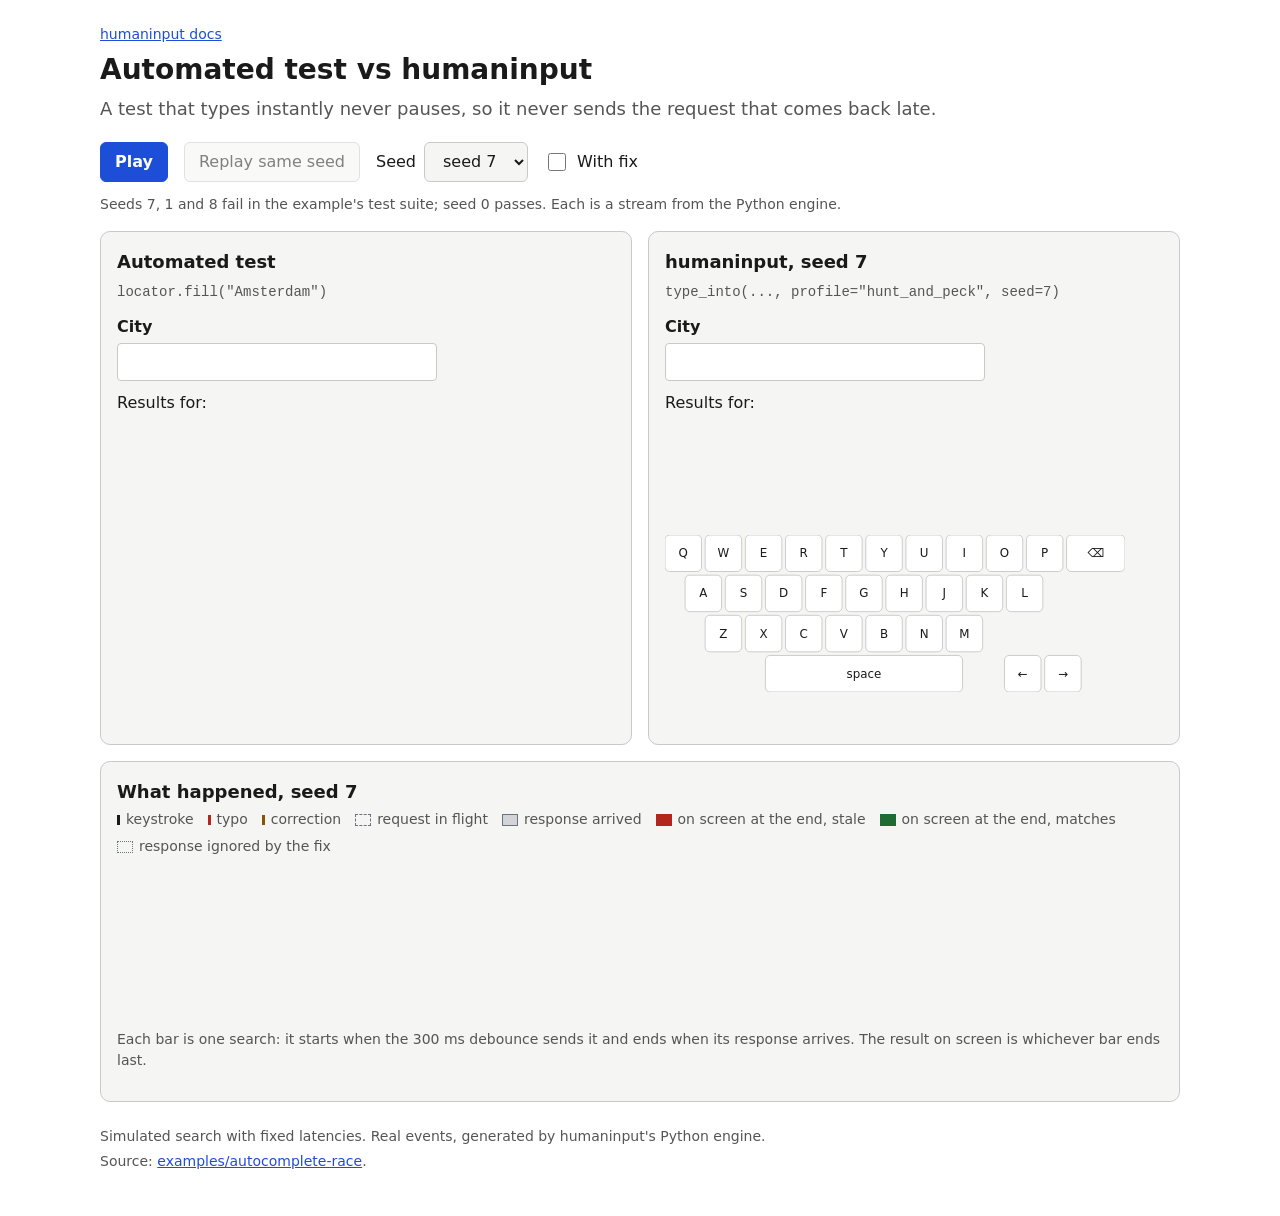
<file: docs/demo/index.html>
<!doctype html>
<html lang="en">
<head>
<meta charset="utf-8">
<meta name="viewport" content="width=device-width, initial-scale=1">
<title>Automated test vs humaninput</title>
<meta name="description" content="The same buggy autocomplete, typed into instantly by a test and by a humaninput seed.">
<link rel="stylesheet" href="demo.css">
</head>
<body>
<header>
  <p class="crumb"><a href="../">humaninput docs</a></p>
  <h1>Automated test vs humaninput</h1>
  <p class="lede">A test that types instantly never pauses, so it never sends the request that comes back late.</p>
</header>

<main>
  <section class="controls" aria-label="Controls">
    <button type="button" id="play">Play</button>
    <button type="button" id="replay" disabled>Replay same seed</button>
    <label class="field">Seed
      <select id="seed"></select>
    </label>
    <label class="check"><input type="checkbox" id="fixed"> With fix</label>
    <p class="hint" id="seed-note"></p>
  </section>

  <div class="panels">
    <section class="panel" aria-labelledby="left-title">
      <h2 id="left-title">Automated test</h2>
      <p class="how"><code>locator.fill("Amsterdam")</code></p>
      <div class="search" id="left">
        <label for="left-input">City</label>
        <input id="left-input" type="search" autocomplete="off" spellcheck="false" data-role="input" readonly>
        <div class="results">
          <p>Results for: <span data-role="query"></span></p>
          <ul data-role="list"></ul>
        </div>
      </div>
      <p class="verdict" id="left-verdict" aria-live="polite"></p>
    </section>

    <section class="panel" aria-labelledby="right-title">
      <h2 id="right-title">humaninput, seed 7</h2>
      <p class="how"><code>type_into(..., profile="hunt_and_peck", seed=7)</code></p>
      <div class="search" id="right">
        <label for="right-input">City</label>
        <input id="right-input" type="search" autocomplete="off" spellcheck="false" data-role="input" readonly>
        <div class="results">
          <p>Results for: <span data-role="query"></span></p>
          <ul data-role="list"></ul>
        </div>
      </div>
      <ol class="keys" id="keys" aria-label="Keys pressed"></ol>
      <svg class="keyboard" id="keyboard" role="img" aria-label="Keyboard showing the key being pressed"></svg>
      <p class="verdict" id="right-verdict" aria-live="polite"></p>
    </section>
  </div>

  <section class="timeline-wrap" aria-labelledby="timeline-title">
    <h2 id="timeline-title">What happened, seed <span id="timeline-seed">7</span></h2>
    <p class="legend">
      <span class="lg tick">keystroke</span>
      <span class="lg err">typo</span>
      <span class="lg fix">correction</span>
      <span class="lg req">request in flight</span>
      <span class="lg done">response arrived</span>
      <span class="lg stale">on screen at the end, stale</span>
      <span class="lg ok">on screen at the end, matches</span>
      <span class="lg ign">response ignored by the fix</span>
    </p>
    <div class="timeline-scroll" tabindex="0" aria-label="Timeline, scrolls sideways on small screens">
      <svg class="timeline" id="timeline" role="img" aria-labelledby="timeline-title"></svg>
    </div>
    <p class="hint">Each bar is one search: it starts when the 300 ms debounce sends it and ends when its response arrives. The result on screen is whichever bar ends last.</p>
  </section>
</main>

<footer>
  <p>Simulated search with fixed latencies. Real events, generated by humaninput's Python engine.</p>
  <p>Source: <a href="https://github.com/towa0/humaninput/tree/main/examples/autocomplete-race">examples/autocomplete-race</a>.</p>
</footer>

<script src="autocomplete.js"></script>
<script src="streams.js"></script>
<script src="demo.js"></script>
</body>
</html>
</file>
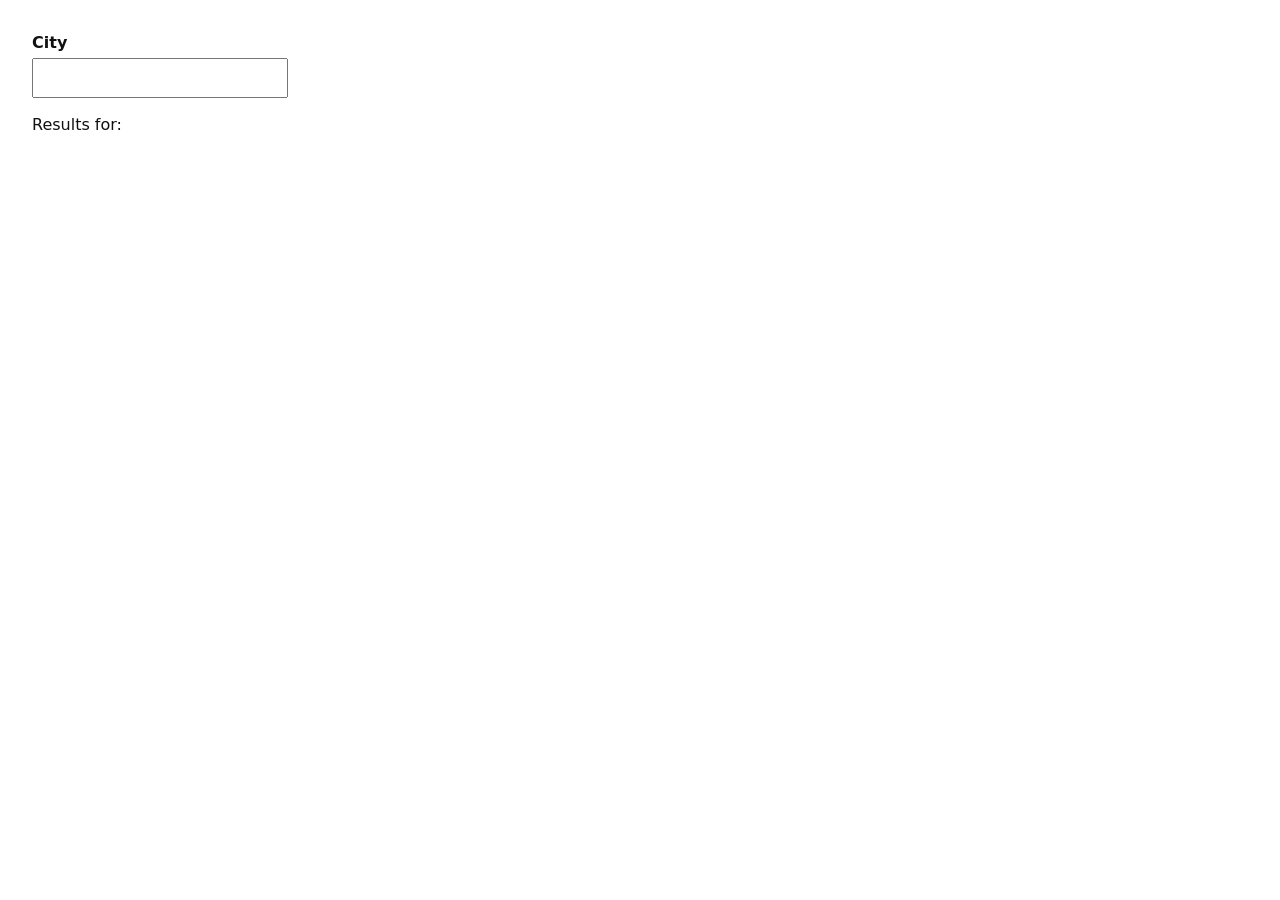
<file: examples/autocomplete-race/app.html>
<!doctype html>
<html lang="en">
<head>
<meta charset="utf-8">
<meta name="viewport" content="width=device-width, initial-scale=1">
<title>City search</title>
<style>
  body { font: 16px/1.4 system-ui, sans-serif; margin: 2rem; color: #111; background: #fff; }
  label { display: block; font-weight: 600; margin-bottom: 0.25rem; }
  input { font: inherit; padding: 0.4rem 0.5rem; width: 16rem; }
  .results { margin-top: 1rem; }
  .results p { margin: 0 0 0.25rem; }
  .results ul { margin: 0; padding-left: 1.25rem; }
  .empty { list-style: none; color: #555; }
</style>
</head>
<body>
<div class="search" id="search">
  <label for="city">City</label>
  <input id="city" type="search" autocomplete="off" spellcheck="false" data-role="input">
  <div class="results" aria-live="polite">
    <p>Results for: <span data-role="query" data-testid="results-query"></span></p>
    <ul data-role="list"></ul>
  </div>
</div>
<script src="autocomplete.js"></script>
<script>
  var fixed = new URLSearchParams(location.search).get("fixed") === "1";
  window.searchEvents = [];
  window.Autocomplete.create(document.getElementById("search"), {
    fixed: fixed,
    onEvent: function (e) { window.searchEvents.push(e); },
  });
</script>
</body>
</html>
</file>
<file: docs/demo/demo.css>
:root {
  --bg: #ffffff;
  --surface: #f5f5f4;
  --border: #c9c9c6;
  --text: #1a1a1a;
  --muted: #555555;
  --accent: #1d4ed8;
  --ok: #1e6b34;
  --ok-bg: #e3f3e7;
  --bad: #b3261e;
  --bad-bg: #fbe7e5;
  --fix: #8a5300;
  --fix-bg: #fdf0dc;
  --key: #ffffff;
  --key-down: #1d4ed8;
  --req: #6b7280;
  --focus: #1d4ed8;
}

@media (prefers-color-scheme: dark) {
  :root:not([data-theme="light"]) {
    --bg: #121212;
    --surface: #1e1e1e;
    --border: #4a4a4a;
    --text: #ececec;
    --muted: #b0b0b0;
    --accent: #8ab4ff;
    --ok: #7ddc8b;
    --ok-bg: #16301c;
    --bad: #ff8a80;
    --bad-bg: #3a1714;
    --fix: #ffc061;
    --fix-bg: #3a2a10;
    --key: #2a2a2a;
    --key-down: #8ab4ff;
    --req: #9ca3af;
    --focus: #8ab4ff;
  }
}

:root[data-theme="dark"] {
  --bg: #121212;
  --surface: #1e1e1e;
  --border: #4a4a4a;
  --text: #ececec;
  --muted: #b0b0b0;
  --accent: #8ab4ff;
  --ok: #7ddc8b;
  --ok-bg: #16301c;
  --bad: #ff8a80;
  --bad-bg: #3a1714;
  --fix: #ffc061;
  --fix-bg: #3a2a10;
  --key: #2a2a2a;
  --key-down: #8ab4ff;
  --req: #9ca3af;
  --focus: #8ab4ff;
}

* { box-sizing: border-box; }

body {
  margin: 0;
  padding: 24px 16px 40px;
  background: var(--bg);
  color: var(--text);
  font: 16px/1.5 system-ui, -apple-system, "Segoe UI", Roboto, sans-serif;
}

header, main, footer { max-width: 1080px; margin: 0 auto; }

a { color: var(--accent); }
.crumb { margin: 0 0 8px; font-size: 14px; }
h1 { font-size: 28px; line-height: 1.2; margin: 0 0 8px; }
h2 { font-size: 18px; margin: 0 0 4px; }
.lede { margin: 0 0 20px; color: var(--muted); font-size: 18px; }
code { font: 14px/1.4 ui-monospace, SFMono-Regular, Consolas, monospace; }

:focus-visible { outline: 3px solid var(--focus); outline-offset: 2px; }

.controls {
  display: flex;
  flex-wrap: wrap;
  align-items: center;
  gap: 12px 16px;
  margin-bottom: 16px;
}
.controls .hint { flex-basis: 100%; margin: 0; }

button, select {
  font: inherit;
  color: var(--text);
  background: var(--surface);
  border: 1px solid var(--border);
  border-radius: 6px;
  padding: 6px 14px;
  min-height: 40px;
}
button { cursor: pointer; }
button#play { background: var(--accent); color: var(--bg); border-color: var(--accent); font-weight: 600; }
button:disabled { opacity: 0.55; cursor: not-allowed; }
.field, .check { display: inline-flex; align-items: center; gap: 8px; }
.check input { width: 18px; height: 18px; }

.panels {
  display: grid;
  grid-template-columns: 1fr 1fr;
  gap: 16px;
}
@media (max-width: 760px) {
  .panels { grid-template-columns: 1fr; }
}

.panel {
  background: var(--surface);
  border: 1px solid var(--border);
  border-radius: 10px;
  padding: 16px;
  min-width: 0;
}
.how { margin: 0 0 12px; color: var(--muted); overflow-wrap: anywhere; }

.search label { display: block; font-weight: 600; margin-bottom: 4px; }
.search input {
  font: inherit;
  width: 100%;
  max-width: 320px;
  padding: 6px 8px;
  color: var(--text);
  background: var(--bg);
  border: 1px solid var(--border);
  border-radius: 4px;
}
.results { margin-top: 10px; min-height: 96px; }
.results p { margin: 0 0 4px; }
.results [data-role=query] { font-weight: 600; }
.results.mismatch p { color: var(--bad); }
.results.mismatch p::after { content: " (not what you typed)"; font-weight: 400; }
.results ul { margin: 0; padding-left: 20px; }
.results .empty { list-style: none; color: var(--muted); }

.verdict { font-weight: 600; margin: 12px 0 0; min-height: 1.5em; }
.verdict.ok { color: var(--ok); }
.verdict.bad { color: var(--bad); }
.verdict.wait { color: var(--muted); font-weight: 400; }

.keys {
  display: flex;
  flex-wrap: wrap;
  gap: 4px;
  list-style: none;
  padding: 0;
  margin: 12px 0 8px;
  min-height: 28px;
}
.keys li {
  font: 14px/1 ui-monospace, SFMono-Regular, Consolas, monospace;
  padding: 6px 7px;
  border: 1px solid var(--border);
  border-radius: 4px;
  background: var(--bg);
}
.keys li.err { color: var(--bad); background: var(--bad-bg); border-color: var(--bad); text-decoration: line-through; }
.keys li.fix { color: var(--fix); background: var(--fix-bg); border-color: var(--fix); }

.keyboard { width: 100%; max-width: 460px; height: auto; display: block; }
.keyboard rect { fill: var(--key); stroke: var(--border); }
.keyboard text { fill: var(--text); font: 13px system-ui, sans-serif; text-anchor: middle; dominant-baseline: central; pointer-events: none; }
.keyboard .k.down rect { fill: var(--key-down); stroke: var(--key-down); }
.keyboard .k.down text { fill: var(--bg); }
.keyboard .k.down.err rect { fill: var(--bad); stroke: var(--bad); }
.keyboard .k.down.fix rect { fill: var(--fix); stroke: var(--fix); }
.keyboard .k rect { transition: fill 60ms linear; }
.keyboard-off { color: var(--muted); font-size: 14px; margin: 0; }

.timeline-wrap {
  margin-top: 16px;
  background: var(--surface);
  border: 1px solid var(--border);
  border-radius: 10px;
  padding: 16px;
}
.timeline-scroll { overflow-x: auto; margin-top: 8px; }
.timeline { width: 100%; min-width: 760px; height: auto; display: block; }
.timeline .axis line { stroke: var(--border); }
.timeline .axis text, .timeline .label { fill: var(--muted); font: 14px system-ui, sans-serif; }
.timeline .label { paint-order: stroke; stroke: var(--surface); stroke-width: 5px; stroke-linejoin: round; }
.timeline .label.strong { fill: var(--text); }
.timeline .tick { stroke: var(--text); stroke-width: 2; }
.timeline .tick.err { stroke: var(--bad); }
.timeline .tick.fix { stroke: var(--fix); }
.timeline .bar { fill: none; stroke: var(--req); stroke-width: 1.5; stroke-dasharray: 4 3; }
.timeline .bar.done { stroke-dasharray: none; fill: var(--req); fill-opacity: 0.25; }
.timeline .bar.stale { fill: var(--bad); fill-opacity: 0.9; stroke: var(--bad); }
.timeline .bar.ok { fill: var(--ok); fill-opacity: 0.9; stroke: var(--ok); }
.timeline .bar.ign { fill: none; stroke: var(--req); stroke-dasharray: 2 3; }
.timeline .end { stroke: var(--muted); stroke-dasharray: 3 3; }

.legend { display: flex; flex-wrap: wrap; gap: 6px 14px; margin: 0; font-size: 14px; color: var(--muted); }
.lg::before {
  content: "";
  display: inline-block;
  width: 14px;
  height: 10px;
  margin-right: 6px;
  vertical-align: middle;
  border: 1.5px solid var(--req);
}
.lg.tick::before { width: 3px; border: 0; background: var(--text); }
.lg.err::before { width: 3px; border: 0; background: var(--bad); }
.lg.fix::before { width: 3px; border: 0; background: var(--fix); }
.lg.req::before { border-style: dashed; }
.lg.done::before { background: color-mix(in srgb, var(--req) 25%, transparent); }
.lg.stale::before { background: var(--bad); border-color: var(--bad); }
.lg.ok::before { background: var(--ok); border-color: var(--ok); }
.lg.ign::before { border-style: dotted; }

.hint { color: var(--muted); font-size: 14px; }

footer { margin-top: 24px; color: var(--muted); font-size: 14px; }
footer p { margin: 4px 0; }

@media (prefers-reduced-motion: reduce) {
  .keyboard .k rect { transition: none; }
}
</file>
